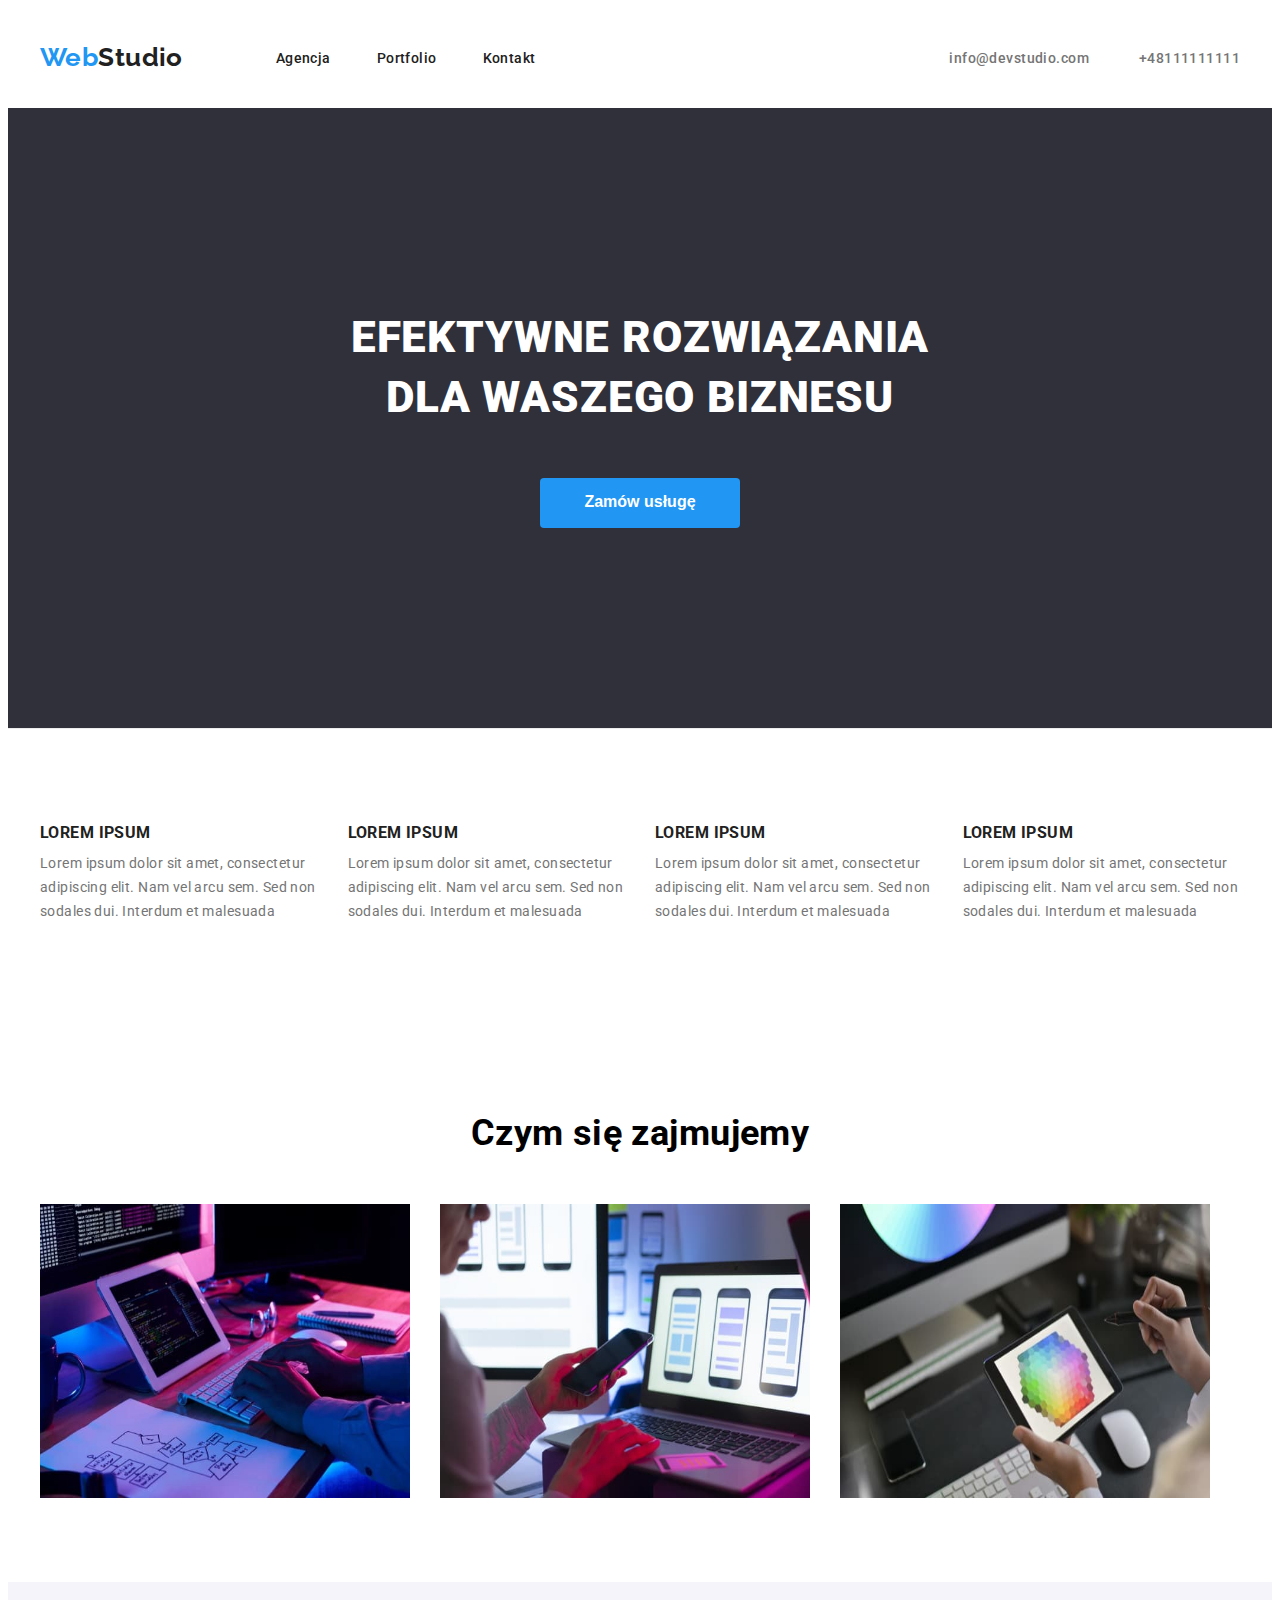
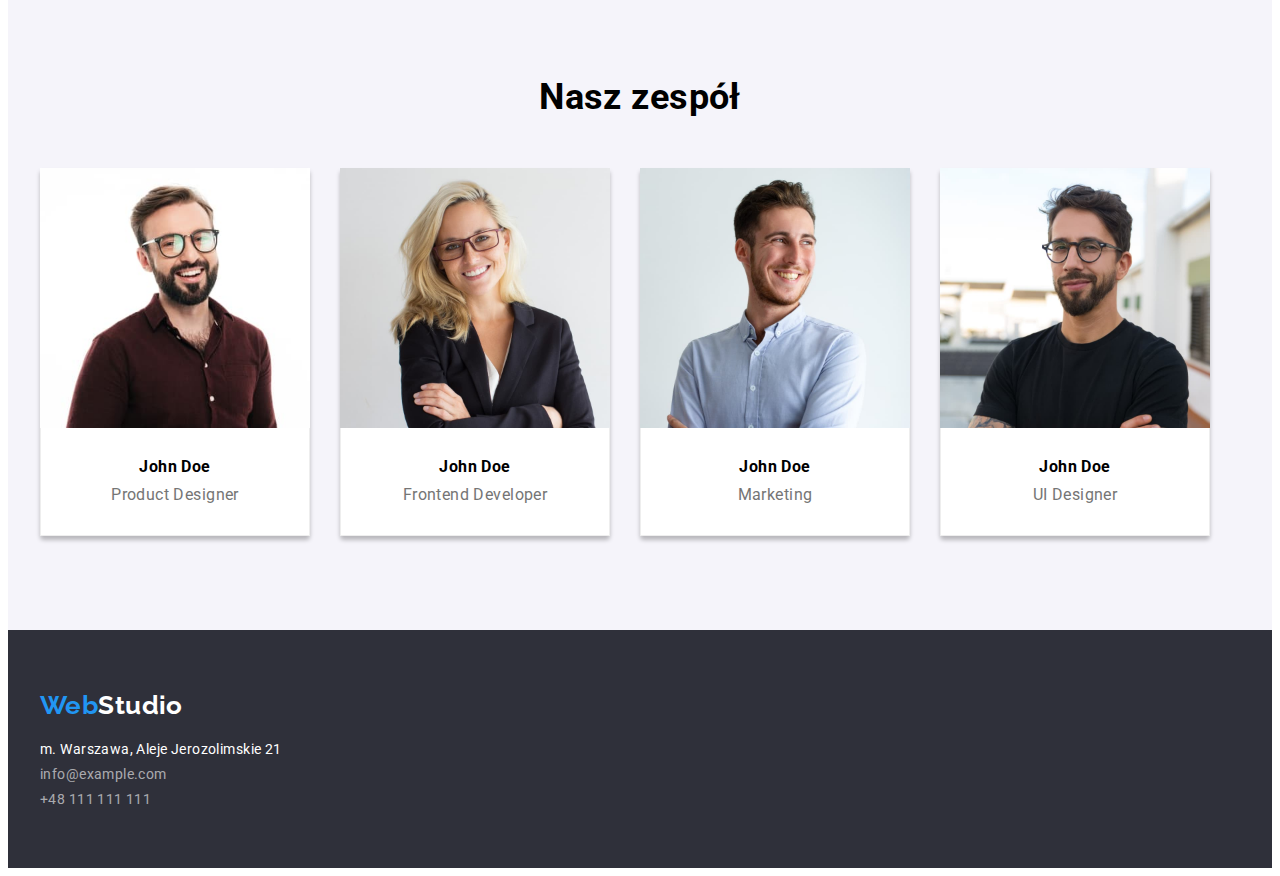
<file: index.html>
<!DOCTYPE html>
<html lang="pl">
  <head>
    <link
      rel="stylesheet"
      href="https://cdnjs.cloudflare.com/ajax/libs/modern-normalize/1.1.0/modern-normalize.min.css"
      integrity="sha512-wpPYUAdjBVSE4KJnH1VR1HeZfpl1ub8YT/NKx4PuQ5NmX2tKuGu6U/JRp5y+Y8XG2tV+wKQpNHVUX03MfMFn9Q=="
      crossorigin="anonymous"
      referrerpolicy="no-referrer"
    />
    <link rel="preconnect" href="https://fonts.googleapis.com" />
    <link rel="preconnect" href="https://fonts.gstatic.com" crossorigin />
    <link
      href="https://fonts.googleapis.com/css2?family=Raleway:wght@700&family=Roboto:wght@400;500;700;900&display=swap"
      rel="stylesheet"
    />
    <meta charset="UTF-8" />
    <meta http-equiv="X-UA-Compatible" content="IE=edge" />
    <meta name="viewport" content="width=device-width, initial-scale=1.0" />
    <title>Praca domowa 1 GoIT</title>
    <link rel="stylesheet" href="css/styles.css" />
  </head>
  <body>
    <header>
      <section>
        <div class="container header-container">
        <nav class="header_nav">
          <a href="index.html" class="header_logo"
            ><span class="logo_first_part">Web</span>Studio</a
          >
          <ul class="header_menu_list">
            <li class="header_menu_item">
              <a href="" class="header_menu_link">Agencja</a>
            </li>
            <li class="header_menu_item">
              <a href="portfolio.html" class="header_menu_link">Portfolio</a>
            </li>
            <li class="header_menu_item">
              <a href="" class="header_menu_link">Kontakt</a>
            </li>
          </ul>
        </nav>
        <ul class="header_contact_list">
          <li class="header_contact_item">
            <a href="mailto:info@devstudio.com" class="header_contact_link"
              >info@devstudio.com
            </a>
          </li>
          <li class="header_contact_item">
            <a href="tel:+48111111111" class="header_contact_link"
              >+48111111111</a
            >
          </li>
        </ul>
        </div>
      </section>

      <section class="headline section">
        <div class="container headline-container">
        <h1 class="headline_tittle">
          EFEKTYWNE ROZWIĄZANIA <br />
          DLA WASZEGO BIZNESU
        </h1>
        <button type="button" class="headline_button">Zamów usługę</button>
      </div>
      </section>
    </header>
    <main>
      <section class="describtion section">
        <div class="container describtion-container">
        <ul class="describtion_list">
          <li class="describtion_item">
            <h3 class="describtion_head">LOREM IPSUM</h3>
            <p class="describtion_text">
              Lorem ipsum dolor sit amet, consectetur adipiscing elit. Nam vel
              arcu sem. Sed non sodales dui. Interdum et malesuada
            </p>
          </li>
          <li class="describtion_item">
            <h3 class="describtion_head">LOREM IPSUM</h3>
            <p class="describtion_text">
              Lorem ipsum dolor sit amet, consectetur adipiscing elit. Nam vel
              arcu sem. Sed non sodales dui. Interdum et malesuada
            </p>
          </li>
          <li class="describtion_item">
            <h3 class="describtion_head">LOREM IPSUM</h3>
            <p class="describtion_text">
              Lorem ipsum dolor sit amet, consectetur adipiscing elit. Nam vel
              arcu sem. Sed non sodales dui. Interdum et malesuada
            </p>
          </li>
          <li class="describtion_item">
            <h3 class="describtion_head">LOREM IPSUM</h3>
            <p class="describtion_text">
              Lorem ipsum dolor sit amet, consectetur adipiscing elit. Nam vel
              arcu sem. Sed non sodales dui. Interdum et malesuada
            </p>
          </li>
        </ul>
        </div>
      </section>
      <section class="what-we-do section ">
        <div class="container what-we-do-container">
        <h2 class="what-we-do_tittle">Czym się zajmujemy</h2>
        <ul class="what-we-do_list">
          <li class="what-we-do_card">
            <img
              src="images/pracujacyprogramista(1).jpg"
              alt="Programista kodujący przy komputerze"
              width="370"
              height="294"
            />
          </li>
          <li class="what-we-do_card">
            <img
              src="images/programistaztelefonem.jpg"
              alt="Programista trzyma w ręku telefon"
              width="370"
              height="294"
            />
          </li>
          <li class="what-we-do_card">
            <img
              src="images/programistawybierajacykolor.jpg"
              alt="programista wybiera kolor z palety kolorów"
              width="370"
              height="294"
            />
          </li>
        </ul>
        </div>
      </section>
      <section class="ourteam section">
        <div class="container ourteam-container">
        <h2 class="ourteam_main_tittle">Nasz zespół</h2>
        <ul class="ourteam_list">
          <li class="ourteam_card">
            <figure>
              <img
                src="images/JDoe1.jpg"
                alt="Mężczyzna w koszuli i okularach"
                width="270"
                height="260"
              />
              <figcaption>
                <h3 class="ourteam_subtittle">John Doe</h3>
                <p class="ourteam_text">Product Designer</p>
              </figcaption>
            </figure>
          </li>
          <li class="ourteam_card">
            <figure>
              <img
                src="images/JDoe2.jpg"
                alt="Kobieta w marynarce"
                width="270"
                height="260"
              />
              <figcaption>
                <h3 class="ourteam_subtittle">John Doe</h3>
                <p class="ourteam_text">Frontend Developer</p>
              </figcaption>
            </figure>
          </li>
          <li class="ourteam_card">
            <figure>
              <img
                src="images/JDoe3.jpg"
                alt="Uśmiechnięty mężczyzna"
                width="270"
                height="260"
              />
              <figcaption>
                <h3 class="ourteam_subtittle">John Doe</h3>
                <p class="ourteam_text">Marketing</p>
              </figcaption>
            </figure>
          </li>
          <li class="ourteam_card">
            <figure>
              <img
                src="images/JDoe4.jpg"
                alt="Mężczyzna w koszulce i okularach"
                width="270"
                height="260"
              />
              <figcaption>
                <h3 class="ourteam_subtittle">John Doe</h3>
                <p class="ourteam_text">UI Designer</p>
              </figcaption>
            </figure>
          </li>
        </ul>
        </div>
      </section>
    </main>
    <footer class="footer">
     
        <div class=" container footer-container">
      <a href="" class="footer_logo">
        <span class="logo_first_part">Web</span>Studio</a
      >
      <address>
        <ul class="footer_list">
          <li>
            <a
              class="footer_link footer-localisation"
              href="https://goo.gl/maps/kYdDBKaU15SzFSr7A"
              target="_blank"
              >m. Warszawa, Aleje Jerozolimskie 21</a
            >
          </li>
          <li>
            <a class="footer_link" href="mailto:info@example.com"
              >info@example.com</a
            >
          </li>
          <li>
            <a class="footer_link" href="tel:+48111111111"> +48 111 111 111</a>
          </li>
        </ul>
      </address>
      </div>
     
    </footer>
  </body>
</html>
</file>
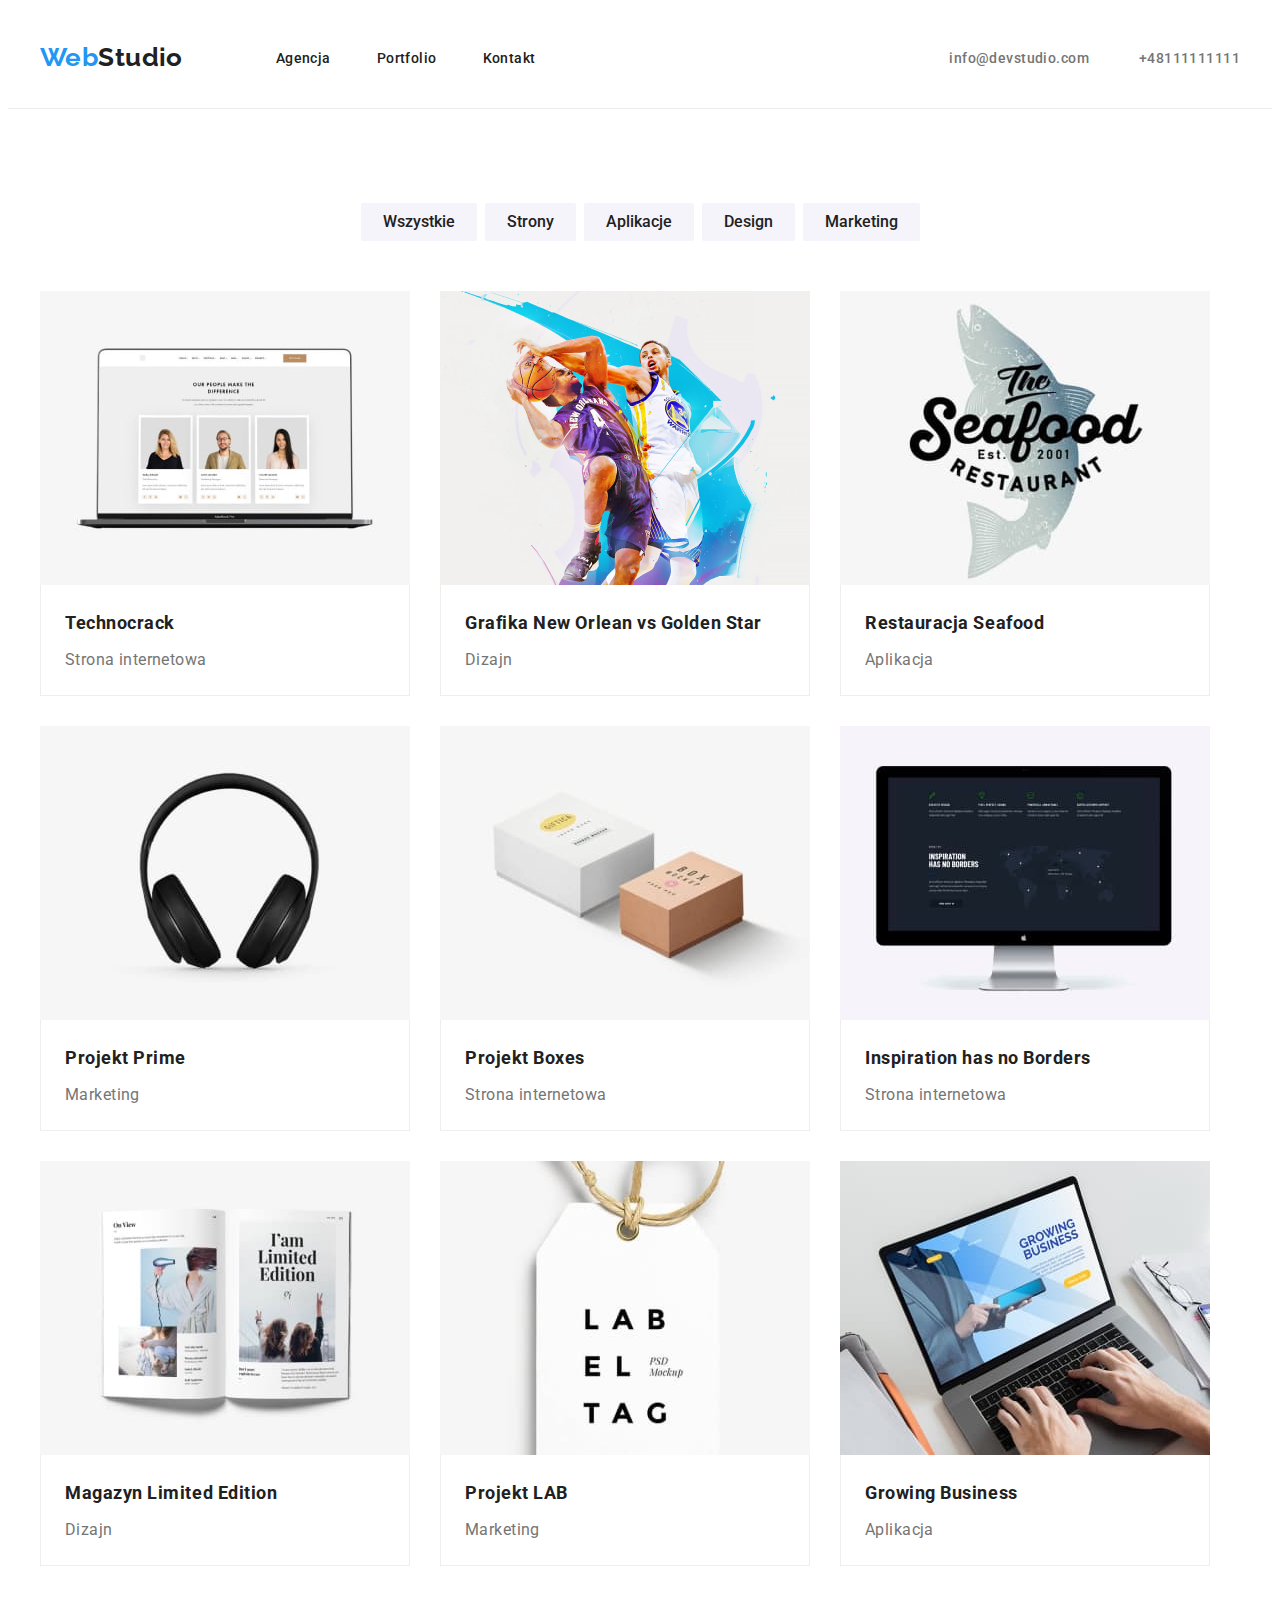
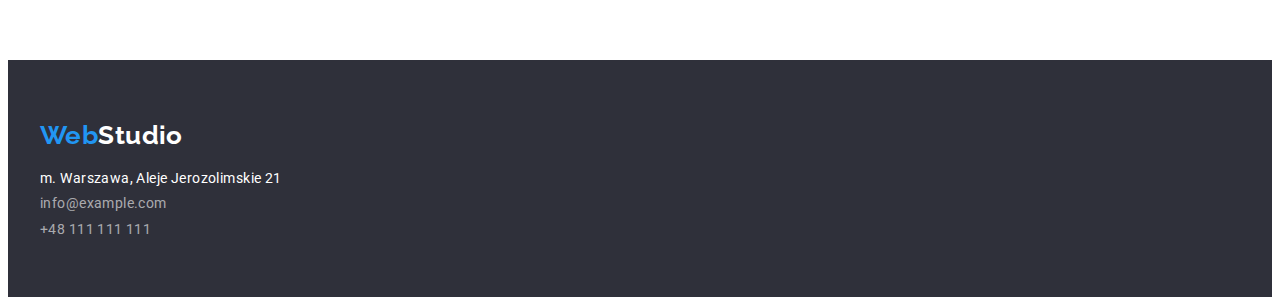
<file: portfolio.html>
<!DOCTYPE html>
<html lang="en">
  <head>
    <link
      rel="stylesheet"
      href="https://cdnjs.cloudflare.com/ajax/libs/modern-normalize/1.1.0/modern-normalize.min.css"
      integrity="sha512-wpPYUAdjBVSE4KJnH1VR1HeZfpl1ub8YT/NKx4PuQ5NmX2tKuGu6U/JRp5y+Y8XG2tV+wKQpNHVUX03MfMFn9Q=="
      crossorigin="anonymous"
      referrerpolicy="no-referrer"
    />
    <link rel="preconnect" href="https://fonts.googleapis.com" />
    <link rel="preconnect" href="https://fonts.gstatic.com" crossorigin />
    <link
      href="https://fonts.googleapis.com/css2?family=Raleway:wght@700&family=Roboto:wght@400;500;700;900&display=swap"
      rel="stylesheet"
    />
    <meta charset="UTF-8" />
    <meta http-equiv="X-UA-Compatible" content="IE=edge" />
    <meta name="viewport" content="width=device-width, initial-scale=1.0" />
    <title>Portfolio</title>
    <link rel="stylesheet" href="css/styles.css" />
  </head>
  <body>
    <header>
      <section>
        <div class="container header-container">
          <nav class="header_nav">
            <a href="index.html" class="header_logo"
              ><span class="logo_first_part">Web</span>Studio</a
            >
            <ul class="header_menu_list">
              <li class="header_menu_item">
                <a href="" class="header_menu_link">Agencja</a>
              </li>
              <li class="header_menu_item">
                <a href="portfolio.html" class="header_menu_link">Portfolio</a>
              </li>
              <li class="header_menu_item">
                <a href="" class="header_menu_link">Kontakt</a>
              </li>
            </ul>
          </nav>
          <ul class="header_contact_list">
            <li class="header_contact_item">
              <a href="mailto:info@devstudio.com" class="header_contact_link"
                >info@devstudio.com
              </a>
            </li>
            <li class="header_contact_item">
              <a href="tel:+48111111111" class="header_contact_link"
                >+48111111111</a
              >
            </li>
          </ul>
        </div>
      </section>
    </header>

    <main>
      <section class="portfolio-filters section">
        <div class="container footer-container">
        <ul class="filters_list">
          <li class="filters_item">
            <button class="filters_button" type="button">Wszystkie</button>
          </li>
          <li class="filters_item">
            <button class="filters_button" type="button">Strony</button>
          </li>
          <li class="filters_item">
            <button class="filters_button" type="button">Aplikacje</button>
          </li>
          <li class="filters_item">
            <button class="filters_button" type="button">Design</button>
          </li>
          <li class="filters_item">
            <button class="filters_button" type="button">Marketing</button>
          </li>
        </ul>

        <ul class="portfolio_list">
          <li class="portfolio_item">
            <figure>
              <img
                src="images/technocrack.jpg"
                alt=" Strona intermetowa technocrack"
                width="370"
                height="294"
              />
              <figcaption>
                <h3 class="portfolio_tittle">Technocrack</h3>
                <p class="portfolio_text">Strona internetowa</p>
              </figcaption>
            </figure>
          </li>
          <li class="portfolio_item">
            <figure>
              <img
                src="images/neworleanvsgoldenstar.jpg"
                alt="Grafika New Orlean vs Golden Stare"
                width="370"
                height="294"
              />
              <figcaption>
                <h3 class="portfolio_tittle">
                  Grafika New Orlean vs Golden Star
                </h3>
                <p class="portfolio_text">Dizajn</p>
              </figcaption>
            </figure>
          </li>
          <li class="portfolio_item">
            <figure>
              <img
                src="images/seafoodrest.jpg"
                alt="Restauracja Seafood"
                width="370"
                height="294"
              />
              <figcaption>
                <h3 class="portfolio_tittle">Restauracja Seafood</h3>
                <p class="portfolio_text">Aplikacja</p>
              </figcaption>
            </figure>
          </li>
          <li class="portfolio_item">
            <figure>
              <img
                src="images/projectprime.jpg"
                alt="Projekt Prime"
                width="370"
                height="294"
              />
              <figcaption>
                <h3 class="portfolio_tittle">Projekt Prime</h3>
                <p class="portfolio_text">Marketing</p>
              </figcaption>
            </figure>
          </li>
          <li class="portfolio_item">
            <figure>
              <img
                src="images/projectboxes.jpg"
                alt="Projekt Boxes"
                width="370"
                height="294"
              />
              <figcaption>
                <h3 class="portfolio_tittle">Projekt Boxes</h3>
                <p class="portfolio_text">Strona internetowa</p>
              </figcaption>
            </figure>
          </li>
          <li class="portfolio_item">
            <figure>
              <img
                src="images/inspirationhasnoborders.jpg"
                alt="Kobieta w marynarce"
                width="370"
                height="294"
              />
              <figcaption>
                <h3 class="portfolio_tittle">Inspiration has no Borders</h3>
                <p class="portfolio_text">Strona internetowa</p>
              </figcaption>
            </figure>
          </li>
          <li class="portfolio_item">
            <figure>
              <img
                src="images/limitededition.jpg"
                alt="Magazyn Limited Edition"
                width="370"
                height="294"
              />
              <figcaption>
                <h3 class="portfolio_tittle">Magazyn Limited Edition</h3>
                <p class="portfolio_text">Dizajn</p>
              </figcaption>
            </figure>
          </li>
          <li class="portfolio_item">
            <figure>
              <img
                src="images/projectlab.jpg"
                alt="Projekt LAB"
                width="370"
                height="294"
              />
              <figcaption>
                <h3 class="portfolio_tittle">Projekt LAB</h3>
                <p class="portfolio_text">Marketing</p>
              </figcaption>
            </figure>
          </li>
          <li class="portfolio_item">
            <figure>
              <img
                src="images/growingbusiness.jpg"
                alt="Growing business"
                width="370"
                height="294"
              />
              <figcaption>
                <h3 class="portfolio_tittle">Growing Business</h3>
                <p class="portfolio_text">Aplikacja</p>
              </figcaption>
            </figure>
          </li>
        </ul>
        </div>
      </section>
    </main>

    <footer class="footer">
      <div class="container footer-container">
        <a href="" class="footer_logo">
          <span class="logo_first_part">Web</span>Studio</a
        >
        <address>
          <ul class="footer_list">
            <li>
              <a
                class="footer_link footer-localisation"
                href="https://goo.gl/maps/kYdDBKaU15SzFSr7A"
                target="_blank"
                >m. Warszawa, Aleje Jerozolimskie 21</a
              >
            </li>
            <li>
              <a class="footer_link" href="mailto:info@example.com"
                >info@example.com</a
              >
            </li>
            <li>
              <a class="footer_link" href="tel:+48111111111">
                +48 111 111 111</a
              >
            </li>
          </ul>
        </address>
      </div>
    </footer>
  </body>
</html>
</file>
<file: css/styles.css>
:root {
  --primary-fonts: "Roboto", sans-serif;
  --logo-fonts: "Raleway", sans-serif;
  --color-one: #2196f3;
  --color-two: #212121;
  --color-three: #757575;
  --color-four: #ffffff;
  --color-five: #f5f4fa;
  --color-six: #2f303a;
  --color-seven: #000000;
}
/*basic web styles*/
body {
  font-family: var(--primary-fonts);
  color: var(--color-seven);
  background-color: var(--color-four);
  letter-spacing: 0.03em;
  font-size: 14px;
}
h1,
h2,
h3,
p,
ul,
li {
  margin: 0;
  padding: 0;
}
.container {
  width: 1200px;
  margin: 0 auto;
}

/*header styles*/
.header-container,
.header_nav,
.header_menu_list,
.header_contact_list {
  display: flex;
}
.header_menu_list {
  display: flex;
  justify-content: space-between;
  align-items: center;
}

.header-container {
  justify-content: space-between;
  padding: 32px 0;
  align-items: center;
}
.header_menu_item:not(:last-child) {
  padding-right: 46px;
}
.header_contact_item:not(:last-child) {
  padding-right: 50px;
}

header {
  border-bottom: 1px solid #ececec;
}
.header_logo {
  font-family: var(--logo-fonts);
  font-weight: 700;
  font-size: 26px;
  color: var(--color-two);
  line-height: 1.38;
  margin-right: 93px;
}
.logo_first_part {
  color: var(--color-one);
}
.header_logo,
.header_menu_link,
.header_contact_link {
  text-decoration: none;
}
.header_menu_list,
.header_contact_list {
  list-style: none;
}
.header_menu_link {
  color: var(--color-two);
  font-weight: 500;
  cursor: pointer;
  line-height: 1.17;
}

.header_menu_link:hover,
.header_contact_link:hover {
  color: var(--color-one);
}
.header_contact_link {
  color: var(--color-three);
  font-weight: 500;
  cursor: pointer;
}
/*section class settings*/
.section {
  padding: 94px 0;
  width: 100%;
}
/*headline*/
.headline {
  background-color: var(--color-six);
  color: var(--color-four);
  letter-spacing: 0.06em;
  text-align: center;
}

.headline_tittle {
  font-size: 44px;
  font-weight: 900;
  line-height: 1.36;
  padding-top: 106px;
}
.headline_button {
  color: var(--color-four);
  background-color: var(--color-one);
  font-weight: 700;
  font-size: 16px;
  width: 200px;
  height: 50px;
  border-radius: 4px;
  border: none;
  line-height: 1.88;
  margin-bottom: 106px;
  margin-top: 50px;
}
.headline_button:hover {
  cursor: pointer;
}
/*describtion*/

.describtion_list {
  list-style: none;
  display: flex;
  gap: 30px;
}

.describtion_head {
  color: var(--color-two);
  font-weight: 700;
  line-height: 1.17;
  padding-bottom: 10px;
}
.describtion_text {
  color: var(--color-three);
  font-weight: 400;
  line-height: 1.71;
}
/*what we do*/
.what-we-do_tittle {
  font-size: 36px;
  font-weight: 700;
  text-align: center;
  line-height: 1.17;
  margin-bottom: 50px;
}
.what-we-do_list {
  list-style: none;
  display: flex;
  gap: 30px;
}
.what-we-do.section {
  padding-bottom: 84px;
}
/*our team*/
.ourteam {
  background-color: var(--color-five);
}
.ourteam_main_tittle {
  font-size: 36px;
  font-weight: 700;
  text-align: center;
  line-height: 1.17;
  margin-bottom: 50px;
}
.ourteam_list {
  list-style: none;
  display: flex;
  gap: 30px;
}
figure {
  margin: 0;
}

.ourteam_card {
  background-color: var(--color-four);
  text-align: center;
  border-radius: 0px 0px 4px 4px;
  box-shadow: 0px 4px 4px 0px rgba(0, 0, 0, 0.25);
}

.ourteam_subtittle {
  font-weight: 700;
  font-size: 16px;
  line-height: 1.17;
  padding-top: 30px;
  padding-bottom: 10px;
}
.ourteam_text {
  font-weight: 400;
  font-size: 16px;
  color: var(--color-three);
  line-height: 1.17;
  padding-bottom: 30px;
}
/*footer*/
.footer {
  background-color: var(--color-six);
}
.footer_logo {
  font-family: var(--logo-fonts);
  font-weight: 700;
  font-size: 26px;
  color: var(--color-four);
  line-height: 1.17;
  padding-top: 60px;
  margin-bottom: 20px;
  display: inline-block;
}

.footer_list {
  list-style: none;
  padding-bottom: 60px;
}
.footer_list li:not(:last-child) {
  margin-bottom: 9px;
}
.footer_list,
.footer_logo,
.footer_link {
  text-decoration: none;
}

.footer_link {
  color: rgba(255, 255, 255, 0.6);
  font-weight: 400;
  font-style: normal;
  line-height: 1.17;
}
.footer-localisation {
  color: var(--color-four);
}

.footer_link:hover {
  color: var(--color-one);
  cursor: pointer;
}
/*portfolio.html*/

.filters_list,
.portfolio_list {
  list-style: none;
  display: flex;
}
.filters_button {
  background-color: var(--color-five);
  border: none;
  border-radius: 2px;
  color: var(--color-two);
  text-align: center;
  font-size: 16px;
  font-weight: 500;
  font-family: var(--primary-fonts);
  line-height: 1.625;
  padding: 6px 22px 6px 22px;
}
.filters_list {
  align-items: center;
  justify-content: center;
  gap: 8px;
  margin-bottom: 50px;
}
.filters_button:hover {
  color: var(--color-four);
  background-color: var(--color-one);
  cursor: pointer;
  box-shadow: 0px 4px 4px 0px rgba(0, 0, 0, 0.25);
}
.portfolio_list {
  flex-wrap: wrap;
  gap: 30px;
}
img {
  display: block;
}

figcaption {
  border-bottom: 1px solid #eeeeee;
  border-right: 1px solid #eeeeee;
  border-left: 1px solid #eeeeee;
}

.portfolio_tittle {
  color: var(--color-two);
  font-size: 18px;
  font-weight: 700;
  letter-spacing: 0.03em;
  line-height: 2;
  margin: 0px 24px 4px 24px;
  padding-top: 20px;
}
.portfolio_text {
  font-size: 16px;
  font-weight: 400;
  color: var(--color-three);
  line-height: 1.87;
  margin: 0 24px 20px 24px;
}
</file>
